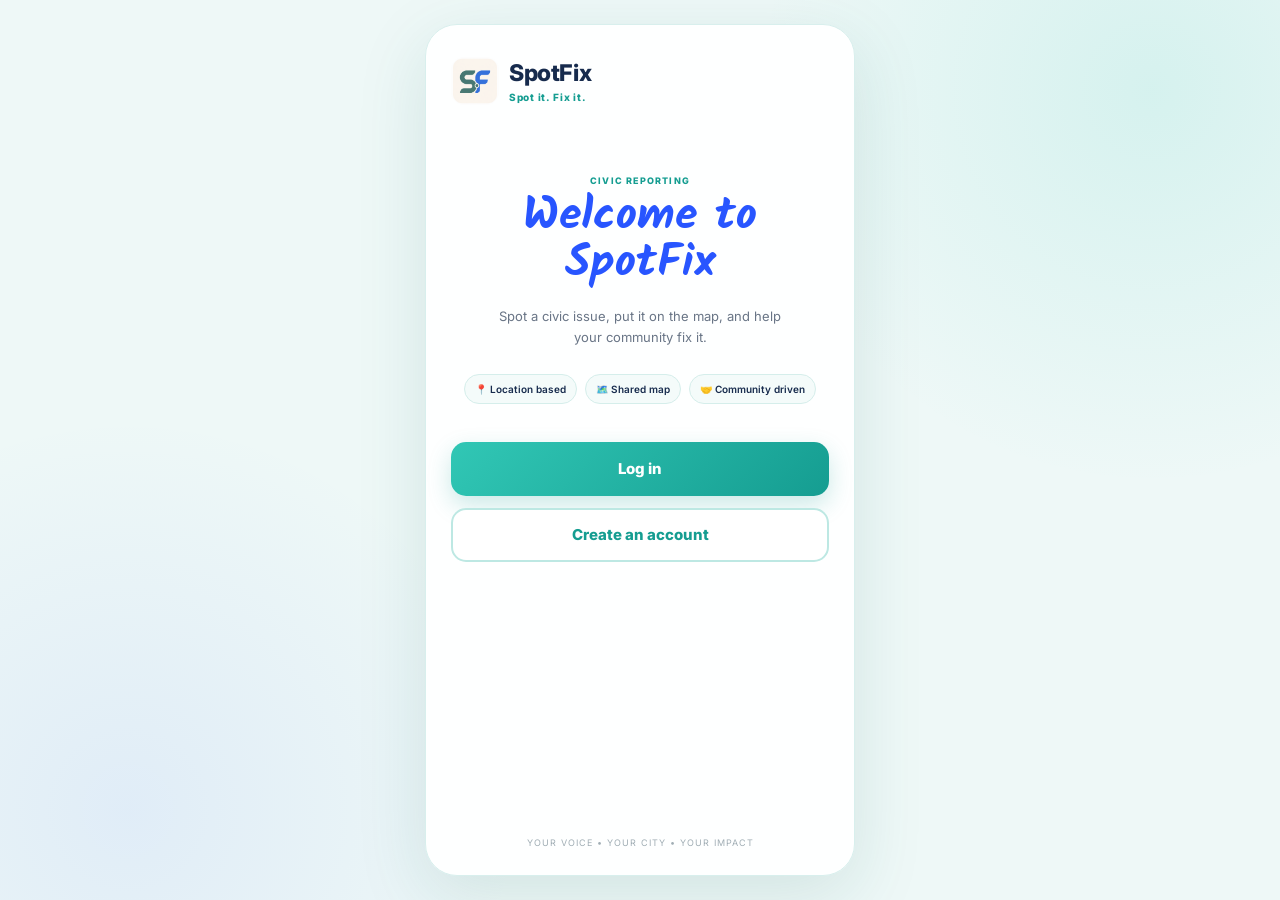
<file: index.html>
<!DOCTYPE html>
<html lang="en">
<head>
    <meta charset="UTF-8">
    <meta name="viewport" content="width=device-width, initial-scale=1.0">
    <title>SpotFix — Spot it. Fix it.</title>

    <link rel="preconnect" href="https://fonts.googleapis.com">
    <link rel="preconnect" href="https://fonts.gstatic.com" crossorigin>
    <link href="https://fonts.googleapis.com/css2?family=Inter:wght@400;500;600;700;800&family=Kalam:wght@400;700&display=swap" rel="stylesheet">

    <link rel="stylesheet" href="auth.css">
</head>

<body>
    <main class="auth-app">

        <header class="brand">
            <img src="spotfix-logo.png" alt="SpotFix logo" class="brand-logo">
            <div>
                <div class="brand-name">SpotFix</div>
                <div class="brand-tagline">Spot it. Fix it.</div>
            </div>
        </header>

        <section class="welcome-section">
            <p class="small-label">CIVIC REPORTING</p>
            <h1>Welcome to<br><span>SpotFix</span></h1>
            <p class="welcome-copy">
                Spot a civic issue, put it on the map, and help your community fix it.
            </p>

            <div class="welcome-features">
                <div>📍 Location based</div>
                <div>🗺️ Shared map</div>
                <div>🤝 Community driven</div>
            </div>

            <div class="auth-buttons">
                <a href="login.html" class="primary-btn">Log in</a>
                <a href="signup.html" class="secondary-btn">Create an account</a>
            </div>
        </section>

        <p class="welcome-footer">YOUR VOICE • YOUR CITY • YOUR IMPACT</p>
    </main>
</body>
</html>
</file>
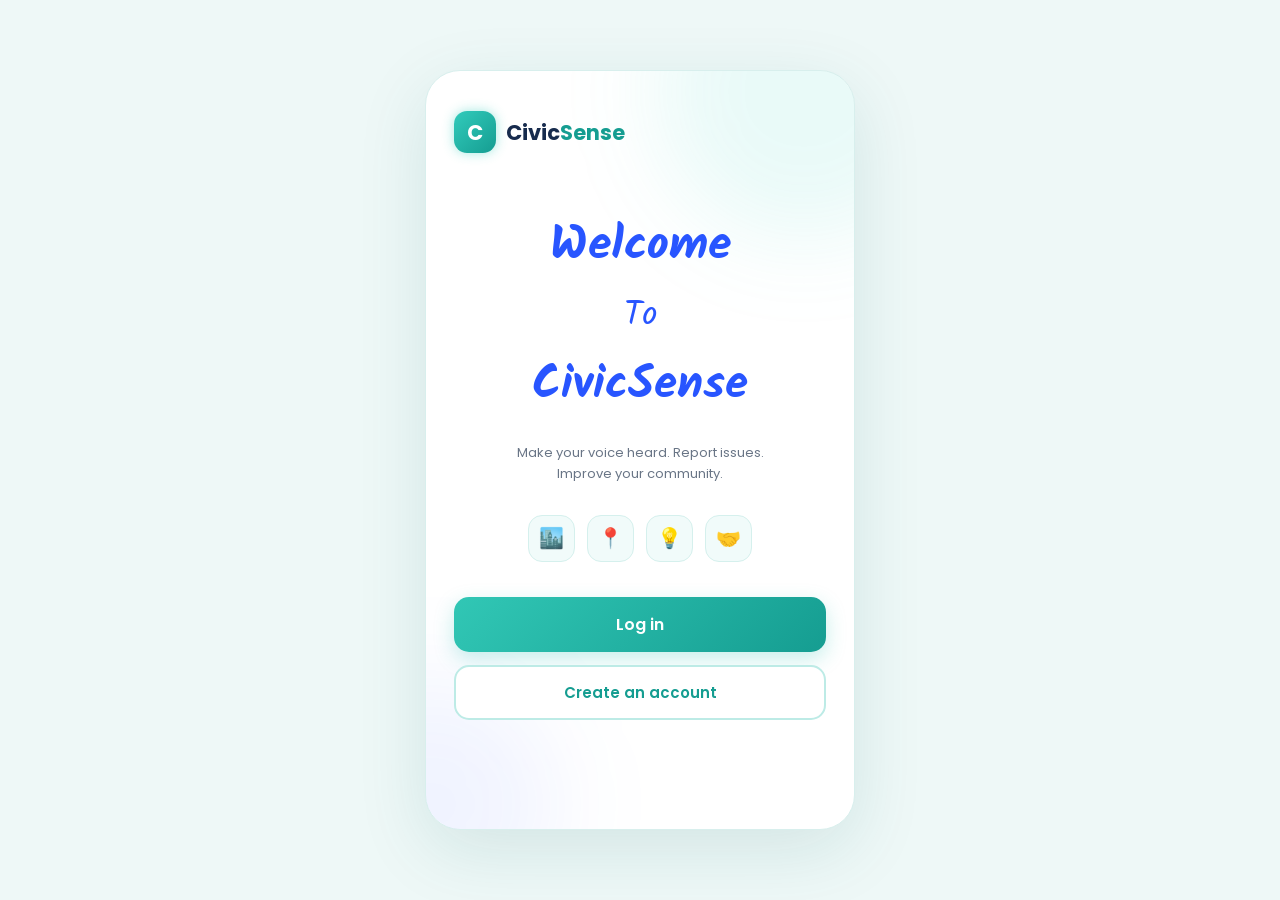
<file: DOCTYPE.html>
<!DOCTYPE html>
<html lang="en">

<head>
    <meta charset="UTF-8">

    <meta name="viewport"
          content="width=device-width, initial-scale=1.0">

    <title>CivicSense</title>

    <!-- Fonts -->
    <link rel="preconnect" href="https://fonts.googleapis.com">
    <link rel="preconnect" href="https://fonts.gstatic.com" crossorigin>

    <link href="https://fonts.googleapis.com/css2?family=Kalam:wght@400;700&family=Poppins:wght@400;500;600;700&display=swap"
          rel="stylesheet">


    <style>

        * {
            margin: 0;
            padding: 0;
            box-sizing: border-box;
        }


        body {
            min-height: 100vh;

            background: #ffffff;

            font-family: "Poppins", sans-serif;

            display: flex;
            justify-content: center;
            align-items: center;

            overflow-x: hidden;
        }


        /* ==============================
           APP
        ============================== */

        .app {
            width: 100%;
            max-width: 430px;
            min-height: 100vh;

            background: white;

            position: relative;

            padding: 40px 28px 30px;

            overflow: hidden;

            display: flex;
            flex-direction: column;
        }


        /* ==============================
           BACKGROUND GLOW
        ============================== */

        .glow {
            position: absolute;

            width: 300px;
            height: 300px;

            border-radius: 50%;

            background: rgba(45, 205, 187, 0.10);

            filter: blur(45px);

            top: -130px;
            right: -100px;

            pointer-events: none;
        }


        .glow2 {
            position: absolute;

            width: 250px;
            height: 250px;

            border-radius: 50%;

            background: rgba(43, 85, 255, 0.07);

            filter: blur(50px);

            bottom: -100px;
            left: -120px;

            pointer-events: none;
        }


        /* ==============================
           BRAND
        ============================== */

        .brand {
            position: relative;

            z-index: 2;

            display: flex;
            align-items: center;

            gap: 10px;

            margin-bottom: 35px;
        }


        .brand-icon {
            width: 42px;
            height: 42px;

            border-radius: 13px;

            background: linear-gradient(
                135deg,
                #32cbbb,
                #159d91
            );

            color: white;

            display: flex;
            justify-content: center;
            align-items: center;

            font-size: 21px;
            font-weight: 700;

            box-shadow:
                0 0 12px rgba(50, 203, 187, 0.45);
        }


        .brand-name {
            font-size: 21px;

            font-weight: 700;

            color: #172b4d;
        }


        .brand-name span {
            color: #159d91;
        }


        /* ==============================
           SCREENS
        ============================== */

        .screen {
            position: relative;

            z-index: 2;

            width: 100%;

            animation: fadeIn 0.35s ease;
        }


        @keyframes fadeIn {

            from {
                opacity: 0;
                transform: translateY(10px);
            }

            to {
                opacity: 1;
                transform: translateY(0);
            }

        }


        /* ==============================
           WELCOME
        ============================== */

        .welcome-section {
            text-align: center;

            margin-top: 20px;
        }


        .welcome {
            font-family: "Kalam", cursive;

            font-size: 48px;

            font-weight: 700;

            color: #2855ff;
        }


        .to {
            font-family: "Kalam", cursive;

            font-size: 34px;

            color: #2855ff;

            margin: 5px 0;
        }


        .civic {
            font-family: "Kalam", cursive;

            font-size: 47px;

            font-weight: 700;

            color: #2855ff;
        }


        .description {
            color: #697586;

            font-size: 13px;

            line-height: 1.6;

            margin: 20px auto 30px;

            max-width: 300px;
        }


        /* ==============================
           CIVIC ICONS
        ============================== */

        .civic-icons {
            display: flex;

            justify-content: center;

            gap: 12px;

            margin-bottom: 35px;
        }


        .icon {
            width: 47px;
            height: 47px;

            border-radius: 14px;

            background: #f1fbfa;

            border: 1px solid #d5f0ed;

            display: flex;
            justify-content: center;
            align-items: center;

            font-size: 20px;

            transition: 0.25s ease;
        }


        .icon:hover {
            transform: translateY(-5px);

            box-shadow:
                0 7px 18px rgba(35, 190, 174, 0.15);
        }


        /* ==============================
           BUTTONS
        ============================== */

        .buttons {
            display: flex;

            flex-direction: column;

            gap: 13px;
        }


        button {
            font-family: "Poppins", sans-serif;

            cursor: pointer;
        }


        .primary-btn {
            width: 100%;

            height: 55px;

            border: none;

            border-radius: 15px;

            background: linear-gradient(
                135deg,
                #31c7b5,
                #159d91
            );

            color: white;

            font-size: 16px;

            font-weight: 600;

            box-shadow:
                0 7px 20px rgba(31, 190, 174, 0.25);

            transition: 0.25s ease;
        }


        .primary-btn:hover {
            transform: translateY(-2px);

            box-shadow:
                0 10px 25px rgba(31, 190, 174, 0.35);
        }


        .secondary-btn {
            width: 100%;

            height: 55px;

            background: white;

            color: #159d91;

            border: 2px solid #bdebe6;

            border-radius: 15px;

            font-size: 15px;

            font-weight: 600;

            transition: 0.25s ease;
        }


        .secondary-btn:hover {
            background: #f3fcfb;

            border-color: #31c7b5;
        }


        /* ==============================
           AUTH HEADER
        ============================== */

        .auth-header {
            text-align: center;

            margin: 15px 0 30px;
        }


        .auth-title {
            font-family: "Kalam", cursive;

            color: #2855ff;

            font-size: 42px;

            font-weight: 700;
        }


        .auth-subtitle {
            color: #7b8794;

            font-size: 13px;

            margin-top: 5px;
        }


        /* ==============================
           FORM
        ============================== */

        .form {
            display: flex;

            flex-direction: column;

            gap: 16px;
        }


        .input-group {
            display: flex;

            flex-direction: column;

            gap: 7px;
        }


        .input-group label {
            font-size: 12px;

            color: #465467;

            font-weight: 600;
        }


        .input-box {
            position: relative;
        }


        .input-box input {
            width: 100%;

            height: 52px;

            border: 1.5px solid #d7e2e5;

            border-radius: 13px;

            padding: 0 15px;

            font-family: "Poppins", sans-serif;

            font-size: 14px;

            color: #172b4d;

            outline: none;

            transition: 0.25s ease;

            background: #ffffff;
        }


        .input-box input:focus {
            border-color: #31c7b5;

            box-shadow:
                0 0 0 4px rgba(49, 199, 181, 0.10);
        }


        .input-box input::placeholder {
            color: #a0aab5;
        }


        /* ==============================
           SHOW PASSWORD
        ============================== */

        .show-password {
            position: absolute;

            right: 14px;

            top: 50%;

            transform: translateY(-50%);

            border: none;

            background: transparent;

            color: #159d91;

            font-size: 12px;

            font-weight: 600;
        }


        /* ==============================
           FORM OPTIONS
        ============================== */

        .form-options {
            display: flex;

            justify-content: space-between;

            align-items: center;

            font-size: 11px;

            color: #697586;
        }


        .remember {
            display: flex;

            align-items: center;

            gap: 6px;
        }


        .remember input {
            accent-color: #159d91;
        }


        .forgot {
            color: #159d91;

            font-weight: 600;

            cursor: pointer;
        }


        /* ==============================
           SWITCH LOGIN / SIGNUP
        ============================== */

        .switch-auth {
            text-align: center;

            margin-top: 22px;

            color: #7b8794;

            font-size: 12px;
        }


        .switch-auth button {
            border: none;

            background: transparent;

            color: #159d91;

            font-weight: 700;

            margin-left: 3px;

            font-size: 12px;
        }


        /* ==============================
           MESSAGES
        ============================== */

        .message {
            min-height: 18px;

            font-size: 11px;

            text-align: center;

            margin-top: 5px;

            color: #e05252;
        }


        .message.success {
            color: #159d91;
        }


        /* ==============================
           HOME SCREEN
        ============================== */

        .home {
            padding-top: 10px;
        }


        .home-card {
            background: linear-gradient(
                135deg,
                #eafbf8,
                #f4f7ff
            );

            border: 1px solid #d8efed;

            border-radius: 22px;

            padding: 25px 20px;

            margin-top: 20px;
        }


        .home-card h2 {
            color: #172b4d;

            font-size: 22px;
        }


        .home-card h2 span {
            color: #159d91;
        }


        .home-card p {
            color: #697586;

            font-size: 13px;

            line-height: 1.6;

            margin-top: 8px;
        }


        .home-actions {
            display: grid;

            grid-template-columns: 1fr 1fr;

            gap: 12px;

            margin-top: 22px;
        }


        .home-action {
            padding: 18px 10px;

            border-radius: 16px;

            border: 1px solid #dce9eb;

            background: white;

            text-align: center;

            cursor: pointer;

            transition: 0.2s;
        }


        .home-action:hover {
            transform: translateY(-3px);

            border-color: #31c7b5;

            box-shadow:
                0 6px 18px rgba(30, 170, 155, 0.12);
        }


        .home-action .emoji {
            font-size: 25px;

            margin-bottom: 7px;
        }


        .home-action span {
            display: block;

            font-size: 12px;

            font-weight: 600;

            color: #465467;
        }


        .logout {
            margin-top: 25px;

            width: 100%;

            height: 48px;

            border-radius: 13px;

            border: 1px solid #ffd4d4;

            background: #fff7f7;

            color: #d95353;

            font-weight: 600;
        }


        /* ==============================
           FOOTER
        ============================== */

        .footer {
            margin-top: auto;

            text-align: center;

            padding-top: 25px;

            color: #a0aab5;

            font-size: 10px;

            letter-spacing: 1px;
        }


        /* ==============================
           DESKTOP PHONE PREVIEW
        ============================== */

        @media (min-width: 600px) {

            body {
                background: #eef8f7;
            }


            .app {
                min-height: 760px;

                border-radius: 35px;

                box-shadow:
                    0 20px 70px rgba(20, 100, 95, 0.12);

                border: 1px solid #d8efed;
            }

        }


        /* ==============================
           SMALL PHONES
        ============================== */

        @media (max-height: 700px) {

            .app {
                padding-top: 25px;
            }


            .brand {
                margin-bottom: 20px;
            }


            .welcome {
                font-size: 42px;
            }


            .civic {
                font-size: 41px;
            }


            .description {
                margin-bottom: 20px;
            }


            .civic-icons {
                margin-bottom: 25px;
            }

        }

    </style>

</head>


<body>


    <main class="app">

        <div class="glow"></div>

        <div class="glow2"></div>


        <!-- ==========================
             BRAND
        =========================== -->

        <div class="brand">

            <div class="brand-icon">
                C
            </div>

            <div class="brand-name">
                Civic<span>Sense</span>
            </div>

        </div>


        <!-- ==========================
             WELCOME SCREEN
        =========================== -->

        <section id="welcomeScreen" class="screen">

            <div class="welcome-section">

                <div class="welcome">
                    Welcome
                </div>

                <div class="to">
                    To
                </div>

                <div class="civic">
                    CivicSense
                </div>


                <p class="description">

                    Make your voice heard.
                    Report issues.
                    Improve your community.

                </p>


                <div class="civic-icons">

                    <div class="icon">🏙️</div>

                    <div class="icon">📍</div>

                    <div class="icon">💡</div>

                    <div class="icon">🤝</div>

                </div>


                <div class="buttons">

                    <button
                        class="primary-btn"
                        id="loginOpen">

                        Log in

                    </button>


                    <button
                        class="secondary-btn"
                        id="signupOpen">

                        Create an account

                    </button>

                </div>

            </div>

        </section>


        <!-- ==========================
             LOGIN SCREEN
        =========================== -->

        <section
            id="loginScreen"
            class="screen"
            style="display:none;">

            <div class="auth-header">

                <div class="auth-title">
                    Welcome Back
                </div>

                <div class="auth-subtitle">
                    Sign in to continue to CivicSense
                </div>

            </div>


            <form
                class="form"
                id="loginForm">


                <div class="input-group">

                    <label for="loginEmail">
                        Email address
                    </label>

                    <div class="input-box">

                        <input
                            type="email"
                            id="loginEmail"
                            placeholder="you@example.com"
                            required>

                    </div>

                </div>


                <div class="input-group">

                    <label for="loginPassword">
                        Password
                    </label>

                    <div class="input-box">

                        <input
                            type="password"
                            id="loginPassword"
                            placeholder="Enter your password"
                            required>

                        <button
                            type="button"
                            class="show-password"
                            data-target="loginPassword">

                            Show

                        </button>

                    </div>

                </div>


                <div class="form-options">

                    <label class="remember">

                        <input
                            type="checkbox"
                            id="remember">

                        Remember me

                    </label>


                    <span
                        class="forgot"
                        id="forgotPassword">

                        Forgot password?

                    </span>

                </div>


                <div
                    class="message"
                    id="loginMessage">
                </div>


                <button
                    type="submit"
                    class="primary-btn">

                    Log in

                </button>


            </form>


            <div class="switch-auth">

                Don't have an account?

                <button
                    type="button"
                    id="goSignup">

                    Sign up

                </button>

            </div>

        </section>


        <!-- ==========================
             SIGN UP SCREEN
        =========================== -->

        <section
            id="signupScreen"
            class="screen"
            style="display:none;">

            <div class="auth-header">

                <div class="auth-title">
                    Join CivicSense
                </div>

                <div class="auth-subtitle">
                    Create your account and make a difference
                </div>

            </div>


            <form
                class="form"
                id="signupForm">


                <div class="input-group">

                    <label for="signupName">
                        Full name
                    </label>

                    <div class="input-box">

                        <input
                            type="text"
                            id="signupName"
                            placeholder="Your name"
                            required>

                    </div>

                </div>


                <div class="input-group">

                    <label for="signupEmail">
                        Email address
                    </label>

                    <div class="input-box">

                        <input
                            type="email"
                            id="signupEmail"
                            placeholder="you@example.com"
                            required>

                    </div>

                </div>


                <div class="input-group">

                    <label for="signupPassword">
                        Password
                    </label>

                    <div class="input-box">

                        <input
                            type="password"
id="signupPassword"
placeholder="Create a
password"
minlength="6" required>
<button
type="button"
class="show-password"
data-target="signupPassword">
Show
</button>
</div>
</div>
<div class="input-group">
<label for="confirmPassword"> Confirm password
</label>
<div class-"input-box">
<input
type="password"
id="confirmPassword"
placeholder="Confirm
your password"
minlength="6" required>
<button
type="button"
class="show-password"
Mix Mixesar
data-target="confirmPassword">
11
Show
</button>
</div>
</div>
<div
class="message"
id="signupMessage"> </div>
<button
type="submit"
class="primary-btn">
Create Account
</button>
</form>
<div class="switch-auth">
Already have an account?
<button type="button"
id="goLogin">
Log in
</button>
</div>
<!-- ==========================
             HOME SCREEN
        =========================== -->

        <section
            id="homeScreen"
            class="screen home"
            style="display:none;">


            <div class="home-card">

                <h2>
                    Hello, <span id="userName"></span> 👋
                </h2>


                <p>

                    Welcome to CivicSense.

                    Together, we can make
                    our community better.

                </p>


                <div class="home-actions">


                    <div
                        class="home-action"
                        id="reportIssue">

                        <div class="emoji">
                            📍
                        </div>

                        <span>
                            Report an Issue
                        </span>

                    </div>


                    <div
                        class="home-action"
                        id="exploreIssues">

                        <div class="emoji">
                            🗺️
                        </div>

                        <span>
                            Explore Issues
                        </span>

                    </div>


                    <div
                        class="home-action"
                        id="myReports">

                        <div class="emoji">
                            📊
                        </div>

                        <span>
                            My Reports
                        </span>

                    </div>


                    <div
                        class="home-action"
                        id="community">

                        <div class="emoji">
                            🏆
                        </div>

                        <span>
                            Community
                        </span>

                    </div>

                </div>


                <button
                    class="logout"
                    id="logoutBtn">

                    Log out

                </button>

            </div>

        </section>


        <!-- FOOTER -->

        <div class="footer">

            YOUR VOICE • YOUR CITY • YOUR IMPACT

        </div>


    </main>


    <!-- =====================================
         JAVASCRIPT
    ====================================== -->

    <script>


        /* =====================================
           SCREEN ELEMENTS
        ====================================== */

        const welcomeScreen =
            document.getElementById("welcomeScreen");

        const loginScreen =
            document.getElementById("loginScreen");

        const signupScreen =
            document.getElementById("signupScreen");

        const homeScreen =
            document.getElementById("homeScreen");


        /* =====================================
           SCREEN SWITCHER
        ====================================== */

        function showScreen(screen) {

            welcomeScreen.style.display = "none";

            loginScreen.style.display = "none";

            signupScreen.style.display = "none";

            homeScreen.style.display = "none";


            screen.style.display = "block";


            window.scrollTo({
                top: 0,
                behavior: "smooth"
            });

        }


        /* =====================================
           OPEN LOGIN
        ====================================== */

        document
            .getElementById("loginOpen")
            .addEventListener("click", function() {

                clearMessages();

                showScreen(loginScreen);

            });


        /* =====================================
           OPEN SIGN UP
        ====================================== */

        document
            .getElementById("signupOpen")
            .addEventListener("click", function() {

                clearMessages();

                showScreen(signupScreen);

            });


        /* =====================================
           LOGIN → SIGNUP
        ====================================== */

        document
            .getElementById("goSignup")
            .addEventListener("click", function() {

                clearMessages();

                showScreen(signupScreen);

            });


        /* =====================================
           SIGNUP → LOGIN
        ====================================== */

        document
            .getElementById("goLogin")
            .addEventListener("click", function() {

                clearMessages();

                showScreen(loginScreen);

            });


        /* =====================================
           GET ACCOUNTS
        ====================================== */

        function getAccounts() {

            try {

                return JSON.parse(
                    localStorage.getItem(
                        "civicSenseAccounts"
                    )
                ) || [];

            } catch (error) {

                return [];

            }

        }


        /* =====================================
           SAVE ACCOUNTS
        ====================================== */

        function saveAccounts(accounts) {

            localStorage.setItem(
                "civicSenseAccounts",
                JSON.stringify(accounts)
            );

        }


        /* =====================================
           CREATE ACCOUNT
        ====================================== */

        document
            .getElementById("signupForm")
            .addEventListener(
                "submit",
                function(event) {

                    event.preventDefault();


                    const name =
                        document
                            .getElementById(
                                "signupName"
                            )
                            .value
                            .trim();


                    const email =
                        document
                            .getElementById(
                                "signupEmail"
                            )
                            .value
                            .trim()
                            .toLowerCase();


                    const password =
                        document
                            .getElementById(
                                "signupPassword"
                            )
                            .value;


                    const confirmPassword =
                        document
                            .getElementById(
                                "confirmPassword"
                            )
                            .value;


                    const message =
                        document.getElementById(
                            "signupMessage"
                        );


                    /* Validate name */

                    if (name.length < 2) {

                        showMessage(
                            message,
                            "Please enter your full name."
                        );

                        return;

                    }


                    /* Validate password */

                    if (password.length < 6) {

                        showMessage(
                            message,
                            "Password must contain at least 6 characters."
                        );

                        return;

                    }


                    /* Confirm password */

                    if (
                        password !==
                        confirmPassword
                    ) {

                        showMessage(
                            message,
                            "Passwords do not match."
                        );

                        return;

                    }


                    /* Get accounts */

                    const accounts =
                        getAccounts();


                    /* Check existing account */

                    const existing =
                        accounts.find(
                            account =>
                                account.email === email
                        );


                    if (existing) {

                        showMessage(
                            message,
                            "An account with this email already exists."
                        );

                        return;

                    }


                    /* Create account */

                    const newAccount = {

                        name: name,

                        email: email,

                        password: password

                    };


                    accounts.push(newAccount);


                    saveAccounts(accounts);


                    /* Success */

                    showMessage(
                        message,
                        "Account created successfully!",
                        true
                    );


                    /* Move to login */

                    setTimeout(
                        function() {

                            document
                                .getElementById(
                                    "loginEmail"
                                )
                                .value = email;


                            document
                                .getElementById(
                                    "loginPassword"
                                )
                                .value = "";


                            showScreen(
                                loginScreen
                            );

                        },
                        1000
                    );

                }
            );


        /* =====================================
           LOGIN
        ====================================== */

        document
            .getElementById("loginForm")
            .addEventListener(
                "submit",
                function(event) {

                    event.preventDefault();


                    const email =
                        document
                            .getElementById(
                                "loginEmail"
                            )
                            .value
                            .trim()
                            .toLowerCase();


                    const password =
                        document
                            .getElementById(
                                "loginPassword"
                            )
                            .value;


                    const message =
                        document.getElementById(
                            "loginMessage"
                        );


                    const accounts =
                        getAccounts();


                    /* Find account */

                    const account =
                        accounts.find(
                            user =>
                                user.email === email &&
                                user.password === password
                        );


                    /* Wrong credentials */

                    if (!account) {

                        showMessage(
                            message,
                            "Incorrect email or password."
                        );

                        return;

                    }


                    /* Successful login */

                    document
                        .getElementById(
                            "userName"
                        )
                        .textContent =
                            account.name;


                    showScreen(
                        homeScreen
                    );

                }
            );


        /* =====================================
           SHOW / HIDE PASSWORD
        ====================================== */

        document
            .querySelectorAll(
                ".show-password"
            )
            .forEach(
                function(button) {

                    button.addEventListener(
                        "click",
                        function() {

                            const target =
                                document.getElementById(
                                    button.dataset.target
                                );


                            if (
                                target.type ===
                                "password"
                            ) {

                                target.type =
                                    "text";

                                button.textContent =
                                    "Hide";

                            }

                            else {

                                target.type =
                                    "password";

                                button.textContent =
                                    "Show";

                            }

                        }
                    );

                }
            );


        /* =====================================
           FORGOT PASSWORD
        ====================================== */

        document
            .getElementById(
                "forgotPassword"
            )
            .addEventListener(
                "click",
                function() {

                    alert(
                        "Password recovery will be connected to the CivicSense backend."
                    );

                }
            );


        /* =====================================
           LOGOUT
        ====================================== */

        document
            .getElementById(
                "logoutBtn"
            )
            .addEventListener(
                "click",
                function() {

                    document
                        .getElementById(
                            "loginPassword"
                        )
                        .value = "";


                    showScreen(
                        welcomeScreen
                    );

                }
            );


        /* =====================================
           HOME ACTIONS
        ====================================== */

        document
            .getElementById(
                "reportIssue"
            )
            .addEventListener(
                "click",
                function() {

                    alert(
                        "Report Issue screen coming next!"
                    );

                }
            );


        document
            .getElementById(
                "exploreIssues"
            )
            .addEventListener(
                "click",
                function() {

                    alert(
                        "Explore Issues screen coming next!"
                    );

                }
            );


        document
            .getElementById(
                "myReports"
            )
            .addEventListener(
                "click",
                function() {

                    alert(
                        "My Reports screen coming next!"
                    );

                }
            );


        document
            .getElementById(
                "community"
            )
            .addEventListener(
                "click",
                function() {

                    alert(
                        "Community screen coming next!"
                    );

                }
            );


        /* =====================================
           MESSAGE FUNCTION
        ====================================== */

        function showMessage(
            element,
            text,
            success = false
        ) {

            element.textContent = text;


            element.className =
                success
                    ? "message success"
                    : "message";

        }


        /* =====================================
           CLEAR MESSAGES
        ====================================== */

        function clearMessages() {

            document
                .getElementById(
                    "loginMessage"
                )
                .textContent = "";


            document
                .getElementById(
                    "signupMessage"
                )
                .textContent = "";

        }

    </script>

</body>

</html>
</file>
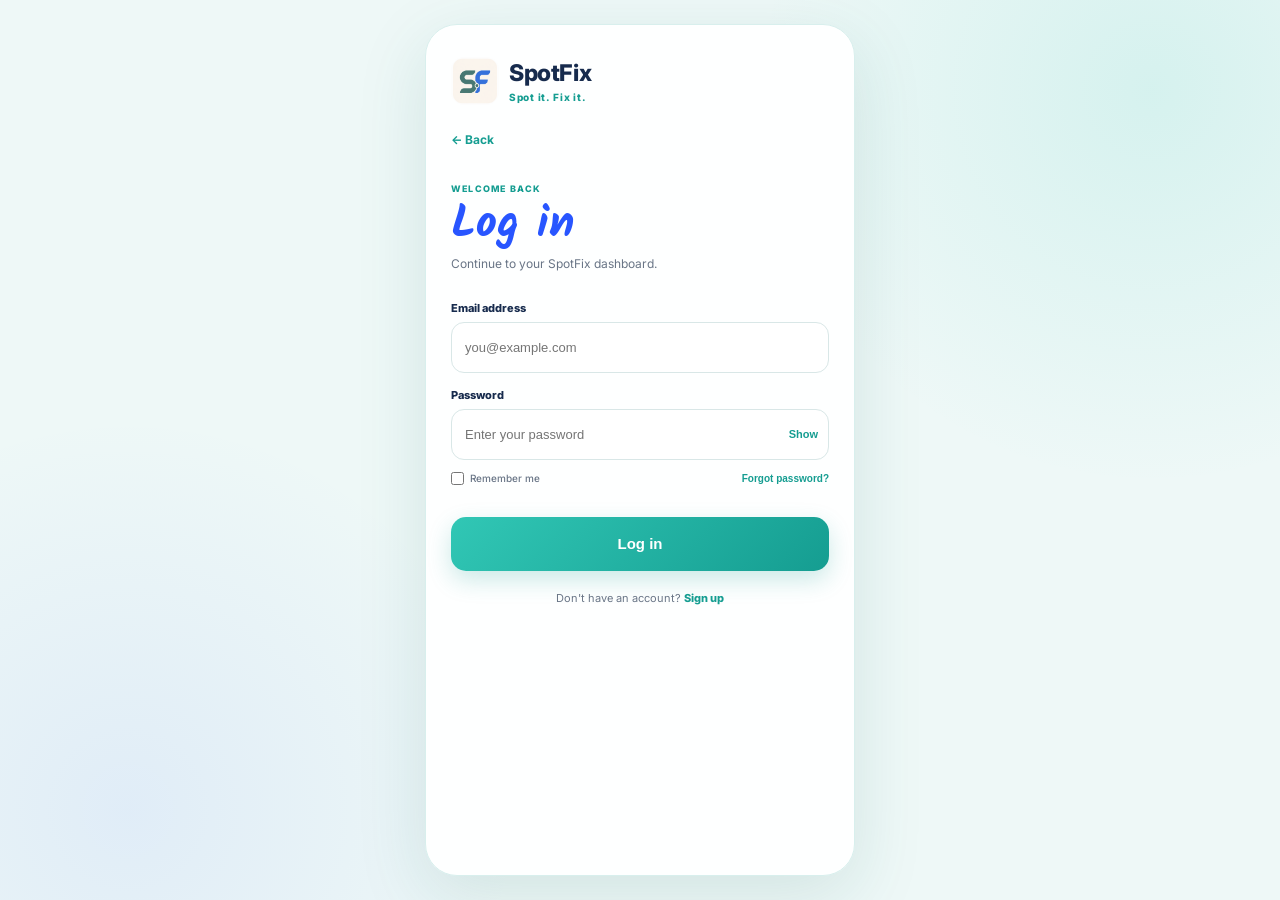
<file: login.html>
<!DOCTYPE html>
<html lang="en">
<head>
    <meta charset="UTF-8">
    <meta name="viewport" content="width=device-width, initial-scale=1.0">
    <title>Log in — SpotFix</title>

    <link rel="preconnect" href="https://fonts.googleapis.com">
    <link rel="preconnect" href="https://fonts.gstatic.com" crossorigin>
    <link href="https://fonts.googleapis.com/css2?family=Inter:wght@400;500;600;700;800&family=Kalam:wght@400;700&display=swap" rel="stylesheet">

    <link rel="stylesheet" href="auth.css">
</head>

<body>
    <main class="auth-app auth-form-app">

        <header class="brand">
            <img src="spotfix-logo.png" alt="SpotFix logo" class="brand-logo">
            <div>
                <div class="brand-name">SpotFix</div>
                <div class="brand-tagline">Spot it. Fix it.</div>
            </div>
        </header>

        <a href="index.html" class="back-link">← Back</a>

        <section class="form-section">
            <p class="small-label">WELCOME BACK</p>
            <h1>Log in</h1>
            <p class="form-subtitle">Continue to your SpotFix dashboard.</p>

            <form id="loginForm">

                <label for="email">Email address</label>
                <input
                    type="email"
                    id="email"
                    placeholder="you@example.com"
                    autocomplete="email"
                    required
                >

                <label for="password">Password</label>
                <div class="password-field">
                    <input
                        type="password"
                        id="password"
                        placeholder="Enter your password"
                        autocomplete="current-password"
                        required
                    >
                    <button type="button" class="show-password" data-target="password">Show</button>
                </div>

                <div class="form-options">
                    <label class="remember-row">
                        <input type="checkbox" id="remember">
                        <span>Remember me</span>
                    </label>

                    <button type="button" id="forgotPassword" class="text-button">
                        Forgot password?
                    </button>
                </div>

                <p id="message" class="form-message" aria-live="polite"></p>

                <button type="submit" class="primary-btn form-button">
                    Log in
                </button>
            </form>

            <p class="switch-text">
                Don't have an account?
                <a href="signup.html">Sign up</a>
            </p>
        </section>
    </main>

    <script src="auth.js"></script>
</body>
</html>
</file>
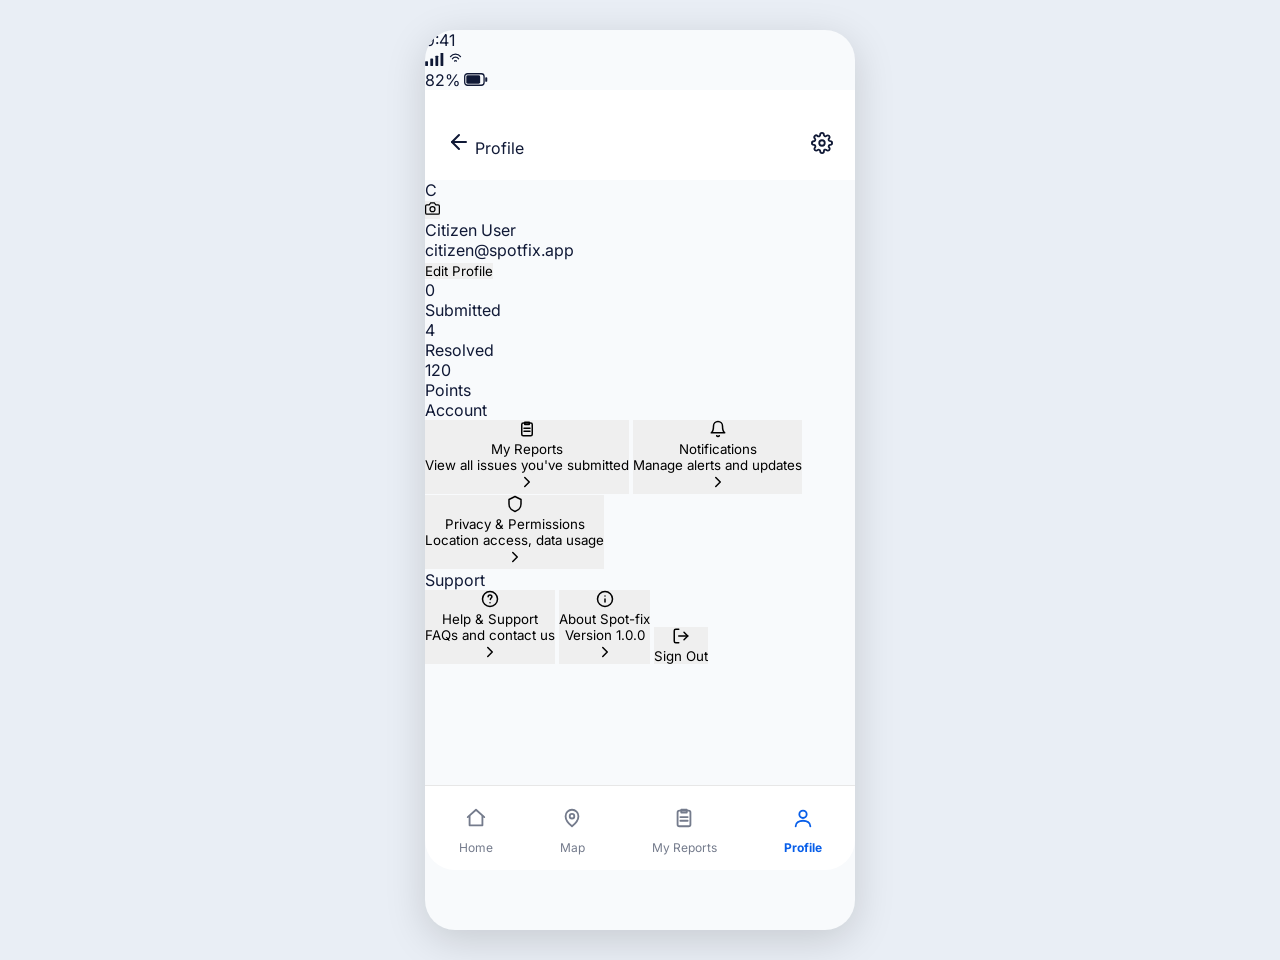
<file: profile.html>
<!DOCTYPE html>
<html lang="en">
<head>
    <meta charset="UTF-8">
    <meta name="viewport" content="width=device-width, initial-scale=1.0">

    <title>Profile · Spot-fix</title>

    <link
        href="https://fonts.googleapis.com/css2?family=Inter:wght@400;500;600;700;800&display=swap"
        rel="stylesheet"
    />

    <link rel="stylesheet" href="style.css">
</head>

<body>

<div class="app">

    <!-- PHONE STATUS BAR -->
    <div class="status-bar">

        <span class="status-time" id="statusTime">9:41</span>

        <div class="status-icons">

            <svg viewBox="0 0 20 14" width="19" height="13" fill="currentColor"><rect x="0" y="9" width="3" height="5" rx="0.5"/><rect x="5.5" y="6" width="3" height="8" rx="0.5"/><rect x="11" y="3" width="3" height="11" rx="0.5"/><rect x="16.5" y="0" width="3" height="14" rx="0.5"/></svg>

            <svg viewBox="0 0 24 24" width="15" height="15" fill="none" stroke="currentColor" stroke-width="2" stroke-linecap="round" stroke-linejoin="round"><path d="M4 9a10 10 0 0 1 16 0"/><path d="M7 12.5a6 6 0 0 1 10 0"/><path d="M10.5 16a2 2 0 0 1 3 0"/></svg>

            <div class="status-battery">
                <span>82%</span>
                <svg viewBox="0 0 26 14" width="24" height="13" fill="none"><rect x="0.75" y="0.75" width="21" height="12.5" rx="3" stroke="currentColor" stroke-width="1.4"/><rect x="2.5" y="2.5" width="15" height="9" rx="1.6" fill="currentColor"/><rect x="23" y="4.5" width="2.2" height="5" rx="1" fill="currentColor"/></svg>
            </div>

        </div>

    </div>

    <!-- HEADER -->
    <header class="header">

        <div class="header-left">

            <button class="icon-button back-button" onclick="location.href='index.html'" aria-label="Back to home">
                <svg viewBox="0 0 24 24" width="24" height="24" fill="none" stroke="currentColor" stroke-width="2" stroke-linecap="round" stroke-linejoin="round"><line x1="19" y1="12" x2="5" y2="12"/><polyline points="12 19 5 12 12 5"/></svg>
            </button>

            <span class="page-title">Profile</span>

        </div>

        <button class="icon-button" onclick="profileAction('Settings')" aria-label="Settings">
            <svg viewBox="0 0 24 24" width="22" height="22" fill="none" stroke="currentColor" stroke-width="2" stroke-linecap="round" stroke-linejoin="round"><circle cx="12" cy="12" r="3"/><path d="M19.4 15a1.65 1.65 0 0 0 .33 1.82l.06.06a2 2 0 1 1-2.83 2.83l-.06-.06a1.65 1.65 0 0 0-1.82-.33 1.65 1.65 0 0 0-1 1.51V21a2 2 0 0 1-4 0v-.09A1.65 1.65 0 0 0 9 19.4a1.65 1.65 0 0 0-1.82.33l-.06.06a2 2 0 1 1-2.83-2.83l.06-.06a1.65 1.65 0 0 0 .33-1.82 1.65 1.65 0 0 0-1.51-1H3a2 2 0 0 1 0-4h.09A1.65 1.65 0 0 0 4.6 9a1.65 1.65 0 0 0-.33-1.82l-.06-.06a2 2 0 1 1 2.83-2.83l.06.06a1.65 1.65 0 0 0 1.82.33H9a1.65 1.65 0 0 0 1-1.51V3a2 2 0 0 1 4 0v.09a1.65 1.65 0 0 0 1 1.51 1.65 1.65 0 0 0 1.82-.33l.06-.06a2 2 0 1 1 2.83 2.83l-.06.06a1.65 1.65 0 0 0-.33 1.82V9a1.65 1.65 0 0 0 1.51 1H21a2 2 0 0 1 0 4h-.09a1.65 1.65 0 0 0-1.51 1z"/></svg>
        </button>

    </header>


    <!-- PROFILE CARD -->
    <div class="profile-card">

        <div class="avatar-wrap">

            <div class="avatar" id="avatarPreview">
                <span id="avatarInitials">C</span>
            </div>

            <button class="avatar-edit" onclick="document.getElementById('avatarInput').click()" aria-label="Change photo">
                <svg viewBox="0 0 24 24" width="15" height="15" fill="none" stroke="currentColor" stroke-width="2" stroke-linecap="round" stroke-linejoin="round"><path d="M23 19a2 2 0 0 1-2 2H3a2 2 0 0 1-2-2V8a2 2 0 0 1 2-2h4l2-3h6l2 3h4a2 2 0 0 1 2 2z"/><circle cx="12" cy="13" r="4"/></svg>
            </button>

            <input type="file" id="avatarInput" accept="image/*" hidden onchange="handleAvatarChange(event)">

        </div>

        <div class="profile-name">Citizen User</div>
        <div class="profile-email">citizen@spotfix.app</div>

        <button class="profile-edit-button" onclick="profileAction('Edit Profile')">
            Edit Profile
        </button>

    </div>


    <!-- STATS -->
    <div class="profile-stats">

        <div class="stat-card">
            <div class="stat-number" id="reportsCount">0</div>
            <div class="stat-label">Submitted</div>
        </div>

        <div class="stat-card">
            <div class="stat-number">4</div>
            <div class="stat-label">Resolved</div>
        </div>

        <div class="stat-card">
            <div class="stat-number">120</div>
            <div class="stat-label">Points</div>
        </div>

    </div>


    <!-- ACCOUNT OPTIONS -->
    <div class="profile-group">

        <div class="profile-group-label">Account</div>

        <button class="profile-option" onclick="location.href='reports.html'">
            <div class="profile-option-icon">
                <svg viewBox="0 0 24 24" width="18" height="18" fill="none" stroke="currentColor" stroke-width="2" stroke-linecap="round" stroke-linejoin="round"><rect x="5" y="4" width="14" height="17" rx="2"/><path d="M9 3h6v3H9z"/><line x1="8" y1="11" x2="16" y2="11"/><line x1="8" y1="15" x2="16" y2="15"/></svg>
            </div>
            <div class="profile-option-text">
                <div class="profile-option-title">My Reports</div>
                <div class="profile-option-sub">View all issues you've submitted</div>
            </div>
            <svg class="profile-option-chevron" viewBox="0 0 24 24" width="18" height="18" fill="none" stroke="currentColor" stroke-width="2" stroke-linecap="round" stroke-linejoin="round"><polyline points="9 18 15 12 9 6"/></svg>
        </button>

        <button class="profile-option" onclick="profileAction('Notifications')">
            <div class="profile-option-icon">
                <svg viewBox="0 0 24 24" width="18" height="18" fill="none" stroke="currentColor" stroke-width="2" stroke-linecap="round" stroke-linejoin="round"><path d="M18 8a6 6 0 0 0-12 0c0 7-3 9-3 9h18s-3-2-3-9"/><path d="M13.73 21a2 2 0 0 1-3.46 0"/></svg>
            </div>
            <div class="profile-option-text">
                <div class="profile-option-title">Notifications</div>
                <div class="profile-option-sub">Manage alerts and updates</div>
            </div>
            <svg class="profile-option-chevron" viewBox="0 0 24 24" width="18" height="18" fill="none" stroke="currentColor" stroke-width="2" stroke-linecap="round" stroke-linejoin="round"><polyline points="9 18 15 12 9 6"/></svg>
        </button>

        <button class="profile-option" onclick="profileAction('Privacy & Permissions')">
            <div class="profile-option-icon">
                <svg viewBox="0 0 24 24" width="18" height="18" fill="none" stroke="currentColor" stroke-width="2" stroke-linecap="round" stroke-linejoin="round"><path d="M12 2l8 4v6c0 5-3.5 8.5-8 10-4.5-1.5-8-5-8-10V6z"/></svg>
            </div>
            <div class="profile-option-text">
                <div class="profile-option-title">Privacy &amp; Permissions</div>
                <div class="profile-option-sub">Location access, data usage</div>
            </div>
            <svg class="profile-option-chevron" viewBox="0 0 24 24" width="18" height="18" fill="none" stroke="currentColor" stroke-width="2" stroke-linecap="round" stroke-linejoin="round"><polyline points="9 18 15 12 9 6"/></svg>
        </button>

    </div>


    <!-- SUPPORT OPTIONS -->
    <div class="profile-group">

        <div class="profile-group-label">Support</div>

        <button class="profile-option" onclick="profileAction('Help & Support')">
            <div class="profile-option-icon">
                <svg viewBox="0 0 24 24" width="18" height="18" fill="none" stroke="currentColor" stroke-width="2" stroke-linecap="round" stroke-linejoin="round"><circle cx="12" cy="12" r="10"/><path d="M9.5 9a2.5 2.5 0 0 1 5 0c0 1.5-2 1.8-2 3.5"/><line x1="12" y1="17" x2="12.01" y2="17"/></svg>
            </div>
            <div class="profile-option-text">
                <div class="profile-option-title">Help &amp; Support</div>
                <div class="profile-option-sub">FAQs and contact us</div>
            </div>
            <svg class="profile-option-chevron" viewBox="0 0 24 24" width="18" height="18" fill="none" stroke="currentColor" stroke-width="2" stroke-linecap="round" stroke-linejoin="round"><polyline points="9 18 15 12 9 6"/></svg>
        </button>

        <button class="profile-option" onclick="profileAction('About Spot-fix')">
            <div class="profile-option-icon">
                <svg viewBox="0 0 24 24" width="18" height="18" fill="none" stroke="currentColor" stroke-width="2" stroke-linecap="round" stroke-linejoin="round"><circle cx="12" cy="12" r="10"/><line x1="12" y1="16" x2="12" y2="12"/><line x1="12" y1="8" x2="12.01" y2="8"/></svg>
            </div>
            <div class="profile-option-text">
                <div class="profile-option-title">About Spot-fix</div>
                <div class="profile-option-sub">Version 1.0.0</div>
            </div>
            <svg class="profile-option-chevron" viewBox="0 0 24 24" width="18" height="18" fill="none" stroke="currentColor" stroke-width="2" stroke-linecap="round" stroke-linejoin="round"><polyline points="9 18 15 12 9 6"/></svg>
        </button>

        <button class="profile-option danger" onclick="signOut()">
            <div class="profile-option-icon">
                <svg viewBox="0 0 24 24" width="18" height="18" fill="none" stroke="currentColor" stroke-width="2" stroke-linecap="round" stroke-linejoin="round"><path d="M9 21H5a2 2 0 0 1-2-2V5a2 2 0 0 1 2-2h4"/><polyline points="16 17 21 12 16 7"/><line x1="21" y1="12" x2="9" y2="12"/></svg>
            </div>
            <div class="profile-option-text">
                <div class="profile-option-title">Sign Out</div>
            </div>
        </button>

    </div>


    <!-- BOTTOM NAVIGATION -->
    <nav class="bottom-nav">

        <button class="nav-item" onclick="location.href='index.html'">
            <span class="nav-icon">
                <svg viewBox="0 0 24 24" width="22" height="22" fill="none" stroke="currentColor" stroke-width="2" stroke-linecap="round" stroke-linejoin="round"><path d="M3 11l9-8 9 8"/><path d="M5 10v10h14V10"/></svg>
            </span>
            <span>Home</span>
        </button>

        <button class="nav-item" onclick="location.href='index.html#map'">
            <span class="nav-icon">
                <svg viewBox="0 0 24 24" width="22" height="22" fill="none" stroke="currentColor" stroke-width="2" stroke-linecap="round" stroke-linejoin="round"><path d="M12 21s-7-5.5-7-11a7 7 0 0 1 14 0c0 5.5-7 11-7 11z"/><circle cx="12" cy="10" r="2.5"/></svg>
            </span>
            <span>Map</span>
        </button>

        <button class="nav-item" onclick="location.href='reports.html'">
            <span class="nav-icon">
                <svg viewBox="0 0 24 24" width="22" height="22" fill="none" stroke="currentColor" stroke-width="2" stroke-linecap="round" stroke-linejoin="round"><rect x="5" y="4" width="14" height="17" rx="2"/><path d="M9 3h6v3H9z"/><line x1="8" y1="11" x2="16" y2="11"/><line x1="8" y1="15" x2="16" y2="15"/></svg>
            </span>
            <span>My Reports</span>
        </button>

        <button class="nav-item active" onclick="location.href='profile.html'">
            <span class="nav-icon">
                <svg viewBox="0 0 24 24" width="22" height="22" fill="none" stroke="currentColor" stroke-width="2" stroke-linecap="round" stroke-linejoin="round"><circle cx="12" cy="8" r="4"/><path d="M4 21c0-4 4-6 8-6s8 2 8 6"/></svg>
            </span>
            <span>Profile</span>
        </button>

    </nav>

</div>

<script src="script.js"></script>

</body>
</html>
</file>
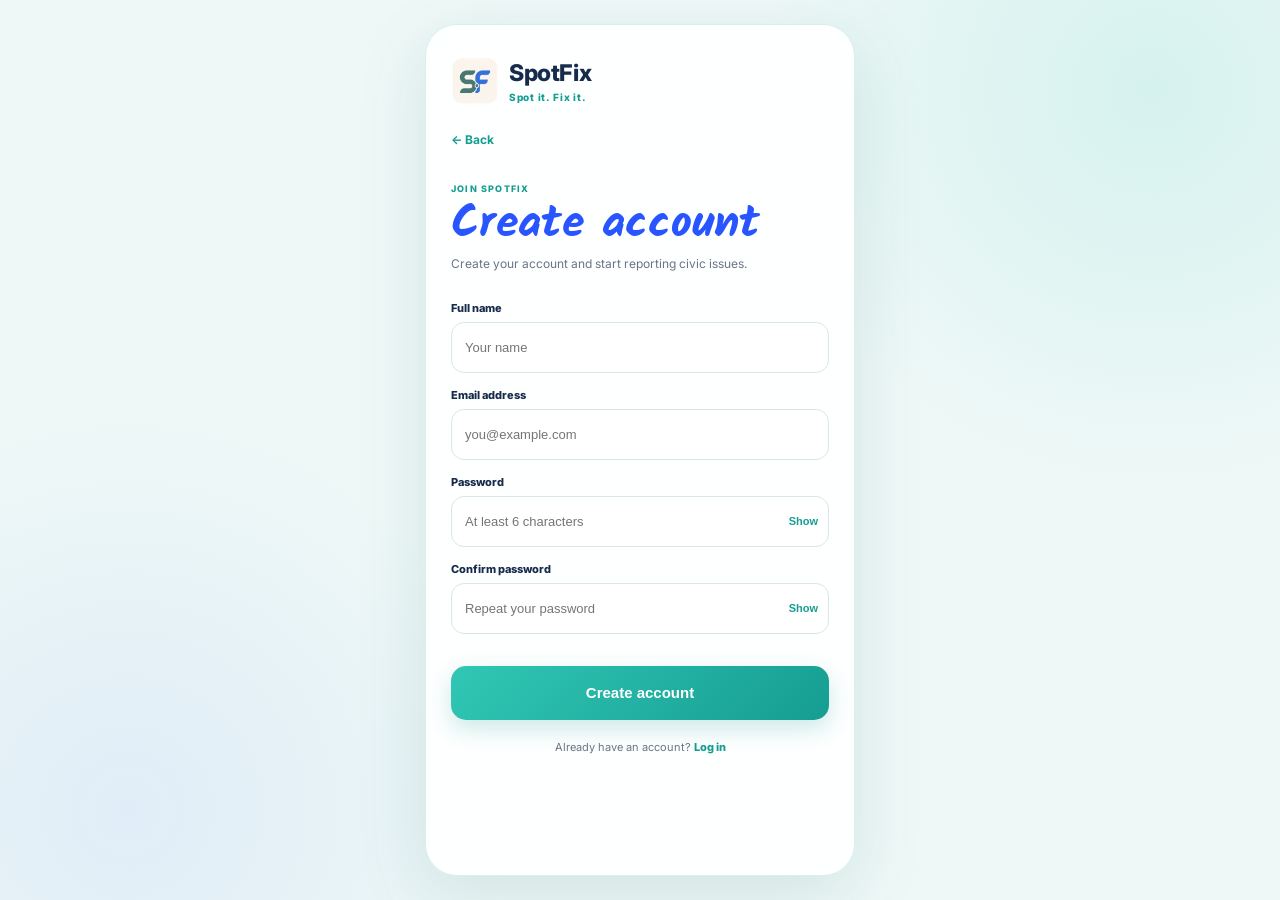
<file: signup.html>
<!DOCTYPE html>
<html lang="en">
<head>
    <meta charset="UTF-8">
    <meta name="viewport" content="width=device-width, initial-scale=1.0">

    <title>Create Account — SpotFix</title>

    <link rel="preconnect" href="https://fonts.googleapis.com">
    <link rel="preconnect" href="https://fonts.gstatic.com" crossorigin>

    <link
        href="https://fonts.googleapis.com/css2?family=Inter:wght@400;500;600;700;800&family=Kalam:wght@400;700&display=swap"
        rel="stylesheet"
    >

    <link rel="stylesheet" href="auth.css">
</head>

<body>

<main class="auth-app auth-form-app">

    <!-- BRAND -->

    <header class="brand">

        <img
            src="spotfix-logo.png"
            alt="SpotFix logo"
            class="brand-logo"
        >

        <div>

            <div class="brand-name">
                SpotFix
            </div>

            <div class="brand-tagline">
                Spot it. Fix it.
            </div>

        </div>

    </header>


    <!-- BACK -->

    <a href="index.html" class="back-link">
        ← Back
    </a>


    <!-- SIGNUP -->

    <section class="form-section">

        <p class="small-label">
            JOIN SPOTFIX
        </p>

        <h1>
            Create account
        </h1>

        <p class="form-subtitle">
            Create your account and start reporting civic issues.
        </p>


        <form id="signupForm">

            <!-- NAME -->

            <label for="name">
                Full name
            </label>

            <input
                type="text"
                id="name"
                placeholder="Your name"
                autocomplete="name"
                required
            >


            <!-- EMAIL -->

            <label for="email">
                Email address
            </label>

            <input
                type="email"
                id="email"
                placeholder="you@example.com"
                autocomplete="email"
                required
            >


            <!-- PASSWORD -->

            <label for="password">
                Password
            </label>

            <div class="password-field">

                <input
                    type="password"
                    id="password"
                    placeholder="At least 6 characters"
                    autocomplete="new-password"
                    minlength="6"
                    required
                >

                <button
                    type="button"
                    class="show-password"
                    data-target="password"
                >
                    Show
                </button>

            </div>


            <!-- CONFIRM PASSWORD -->

            <label for="confirmPassword">
                Confirm password
            </label>

            <div class="password-field">

                <input
                    type="password"
                    id="confirmPassword"
                    placeholder="Repeat your password"
                    autocomplete="new-password"
                    minlength="6"
                    required
                >

                <button
                    type="button"
                    class="show-password"
                    data-target="confirmPassword"
                >
                    Show
                </button>

            </div>


            <!-- MESSAGE -->

            <p
                id="message"
                class="form-message"
                aria-live="polite"
            ></p>


            <!-- SUBMIT -->

            <button
                type="submit"
                class="primary-btn form-button"
            >
                Create account
            </button>

        </form>


        <!-- SWITCH -->

        <p class="switch-text">

            Already have an account?

            <a href="login.html">
                Log in
            </a>

        </p>

    </section>

</main>


<script src="auth.js"></script>

</body>
</html>
</file>
<file: auth.css>
/* =========================================================
   SPOTFIX AUTH PAGES
========================================================= */

:root {
    --teal: #159d91;
    --teal-bright: #31c7b5;
    --blue: #2855ff;
    --ink: #172b4d;
    --muted: #697586;
    --line: #d9e7e7;
}

* {
    margin: 0;
    padding: 0;
    box-sizing: border-box;
}

body {
    min-height: 100vh;
    background:
        radial-gradient(circle at 90% 10%, rgba(49, 199, 181, 0.13), transparent 28%),
        radial-gradient(circle at 10% 90%, rgba(40, 85, 255, 0.07), transparent 28%),
        #eef8f7;
    font-family: "Inter", sans-serif;
    color: var(--ink);
}

a {
    text-decoration: none;
}

.auth-app {
    width: 100%;
    max-width: 430px;
    min-height: 100vh;
    margin: 0 auto;
    padding: 32px 25px 25px;
    background: rgba(255, 255, 255, 0.96);
    position: relative;
}

.brand {
    display: flex;
    align-items: center;
    gap: 10px;
}

.brand-logo {
    width: 48px;
    height: 48px;
    border-radius: 14px;
    object-fit: cover;
    background: #fbf4ea;
}

.brand-name {
    font-size: 23px;
    font-weight: 800;
    letter-spacing: -0.4px;
}

.brand-tagline {
    margin-top: 4px;
    color: var(--teal);
    font-size: 10px;
    font-weight: 800;
    letter-spacing: 0.7px;
}

.welcome-section {
    text-align: center;
    margin-top: 70px;
}

.small-label {
    color: var(--teal);
    font-size: 9px;
    font-weight: 800;
    letter-spacing: 1.2px;
}

.welcome-section h1,
.form-section h1 {
    margin-top: 8px;
    font-family: "Kalam", cursive;
    color: var(--blue);
    font-size: 46px;
    line-height: 1.02;
}

.welcome-copy {
    max-width: 300px;
    margin: 18px auto 0;
    color: var(--muted);
    font-size: 13px;
    line-height: 1.65;
}

.welcome-features {
    display: flex;
    flex-wrap: wrap;
    justify-content: center;
    gap: 8px;
    margin-top: 25px;
}

.welcome-features div {
    padding: 8px 10px;
    border: 1px solid #d5eeeb;
    border-radius: 999px;
    background: #f4fbfa;
    color: var(--ink);
    font-size: 10px;
    font-weight: 600;
}

.auth-buttons {
    display: flex;
    flex-direction: column;
    gap: 12px;
    margin-top: 38px;
}

.primary-btn,
.secondary-btn {
    width: 100%;
    min-height: 54px;
    border-radius: 15px;
    display: grid;
    place-items: center;
    font-size: 15px;
    font-weight: 800;
    transition: 0.2s ease;
}

.primary-btn {
    color: white;
    background: linear-gradient(135deg, var(--teal-bright), var(--teal));
    box-shadow: 0 9px 23px rgba(21, 157, 145, 0.22);
}

.secondary-btn {
    color: var(--teal);
    background: white;
    border: 2px solid #bde8e3;
}

.primary-btn:hover,
.secondary-btn:hover {
    transform: translateY(-2px);
}

.welcome-footer {
    position: absolute;
    left: 25px;
    right: 25px;
    bottom: 27px;
    text-align: center;
    color: #a0adb4;
    font-size: 9px;
    letter-spacing: 1px;
}

.auth-form-app {
    min-height: 100vh;
}

.back-link {
    display: inline-block;
    margin-top: 27px;
    color: var(--teal);
    font-size: 12px;
    font-weight: 700;
}

.form-section {
    margin-top: 35px;
}

.form-subtitle {
    margin-top: 6px;
    color: var(--muted);
    font-size: 12px;
    line-height: 1.5;
}

.form-section form {
    margin-top: 28px;
}

.form-section label {
    display: block;
    margin: 15px 0 7px;
    color: var(--ink);
    font-size: 11px;
    font-weight: 800;
}

.form-section input {
    width: 100%;
    height: 51px;
    padding: 0 13px;
    border: 1.5px solid var(--line);
    border-radius: 13px;
    background: white;
    color: var(--ink);
    font-size: 13px;
    outline: none;
}

.form-section input:focus {
    border-color: var(--teal-bright);
    box-shadow: 0 0 0 4px rgba(49, 199, 181, 0.1);
}

.password-field {
    position: relative;
}

.password-field input {
    padding-right: 68px;
}

.show-password {
    position: absolute;
    right: 11px;
    top: 50%;
    transform: translateY(-50%);
    border: 0;
    background: transparent;
    color: var(--teal);
    font-size: 11px;
    font-weight: 800;
}

.form-options {
    display: flex;
    align-items: center;
    justify-content: space-between;
    gap: 10px;
    margin-top: 12px;
}

.remember-row {
    display: flex !important;
    align-items: center;
    gap: 6px;
    margin: 0 !important;
    color: var(--muted) !important;
    font-size: 10px !important;
    font-weight: 500 !important;
}

.remember-row input {
    width: auto;
    height: auto;
    accent-color: var(--teal);
}

.text-button {
    border: 0;
    background: transparent;
    color: var(--teal);
    font-size: 10px;
    font-weight: 800;
    cursor: pointer;
}

.form-message {
    min-height: 18px;
    margin-top: 10px;
    color: #d95353;
    text-align: center;
    font-size: 10px;
}

.form-message.success {
    color: var(--teal);
}

.form-button {
    border: 0;
    cursor: pointer;
    margin-top: 4px;
}

.switch-text {
    margin-top: 20px;
    text-align: center;
    color: var(--muted);
    font-size: 11px;
}

.switch-text a {
    color: var(--teal);
    font-weight: 800;
}

@media (min-width: 600px) {
    body {
        padding: 24px 0;
    }

    .auth-app {
        min-height: calc(100vh - 48px);
        border-radius: 32px;
        border: 1px solid #d8efed;
        box-shadow: 0 20px 70px rgba(20, 100, 95, 0.13);
    }
}
</file>
<file: style.css>
* {
    margin: 0;
    padding: 0;
    box-sizing: border-box;
}

body {
    font-family: "Inter", sans-serif;
    background: #e9eef5;
    color: #101936;
}

button {
    font-family: inherit;
    border: none;
    cursor: pointer;
}


/* APP */

.app {
    width: 100%;
    max-width: 430px;
    min-height: 100vh;
    margin: auto;
    background: #f8fafc;
    position: relative;
    padding-bottom: 90px;
}


/* HEADER */

.header {
    height: 90px;
    display: flex;
    align-items: center;
    justify-content: space-between;
    padding: 20px 22px 5px;
    background: white;
}

.logo {
    display: flex;
    align-items: center;
    gap: 9px;
    font-size: 25px;
    font-weight: 800;
}

.logo b {
    color: #1260e8;
}

.logo-pin {
    width: 45px;
    height: 45px;
    border-radius: 50% 50% 50% 0;
    transform: rotate(-45deg);
    background: #1260e8;
    color: white;
    display: flex;
    justify-content: center;
    align-items: center;
    font-size: 20px;
}

.logo-pin::after {
    content: "";
    width: 18px;
    height: 18px;
    background: white;
    border-radius: 50%;
    position: absolute;
}

.icon-button {
    background: transparent;
    font-size: 31px;
    color: #101936;
}

.menu-button {
    font-size: 30px;
}

.notification {
    position: relative;
}

.notification span {
    position: absolute;
    top: -5px;
    right: -6px;

    background: #f01e2c;
    color: white;

    width: 24px;
    height: 24px;

    border-radius: 50%;

    display: flex;
    align-items: center;
    justify-content: center;

    font-size: 13px;
    font-weight: 700;
}


/* GREETING */

.greeting {
    background: white;
    padding: 10px 25px 22px;
}

.greeting h1 {
    font-size: 27px;
    margin-bottom: 5px;
}

.greeting p {
    color: #667085;
    font-size: 16px;
}


/* MAP */

.map-container {
    margin: 0 18px;
    height: 355px;
    border-radius: 24px;
    overflow: hidden;
    position: relative;

    box-shadow:
        0 7px 25px rgba(0, 0, 0, 0.12);
}

#map {
    height: 100%;
    width: 100%;
}

.location-button {
    position: absolute;
    z-index: 999;
    right: 15px;
    top: 15px;

    width: 55px;
    height: 55px;

    background: white;
    border-radius: 17px;

    color: #075ce5;
    font-size: 35px;

    box-shadow: 0 4px 15px rgba(0,0,0,.15);
}


/* REPORT */

.report-button {
    margin: 20px 18px;

    width: calc(100% - 36px);
    height: 100px;

    border-radius: 23px;

    background: linear-gradient(
        110deg,
        #1463ed,
        #0754db
    );

    color: white;

    display: flex;
    align-items: center;

    padding: 15px 20px;

    box-shadow: 0 8px 20px rgba(0, 93, 230, .25);

    text-align: left;
}

.plus {
    width: 56px;
    height: 56px;

    border-radius: 50%;

    background: white;
    color: #1260e8;

    display: flex;
    justify-content: center;
    align-items: center;

    font-size: 35px;
}

.report-text {
    margin-left: 18px;
    flex: 1;
}

.report-text strong {
    display: block;
    font-size: 22px;
}

.report-text small {
    font-size: 15px;
}

.arrow {
    width: 55px;
    height: 55px;

    border-radius: 50%;

    background: rgba(0,0,0,.1);

    display: flex;
    justify-content: center;
    align-items: center;

    font-size: 35px;
}


/* SECTION */

.section {
    padding: 5px 18px;
}

.section-header {
    display: flex;
    justify-content: space-between;
    align-items: center;

    margin: 10px 2px 15px;
}

.section-header h2 {
    font-size: 20px;
}

.section-header button {
    background: transparent;
    color: #075ee9;
    font-size: 15px;
    font-weight: 600;
}


/* CATEGORIES */

.categories {
    display: grid;
    grid-template-columns: repeat(4, 1fr);
    gap: 10px;
}

.category {
    height: 130px;

    background: white;

    border-radius: 18px;

    display: flex;
    flex-direction: column;

    justify-content: center;
    align-items: center;

    gap: 10px;

    box-shadow: 0 5px 16px rgba(0,0,0,.07);

    font-size: 14px;
    font-weight: 700;

    color: #101936;
}

.category-icon {
    width: 58px;
    height: 58px;

    border-radius: 50%;

    display: flex;
    justify-content: center;
    align-items: center;

    font-size: 27px;
}

.pothole {
    background: #ffdce0;
    color: #ef233c;
}

.garbage {
    background: #fff0cf;
    color: #ff8700;
}

.streetlight {
    background: #d8f6e1;
    color: #0a9f42;
}

.other {
    background: #eadcff;
    color: #7335d4;
}


/* RADIUS */

.radius-section {
    margin: 18px;

    background: white;

    padding: 17px;

    border-radius: 15px;

    display: flex;
    align-items: center;
    justify-content: space-between;

    box-shadow: 0 4px 12px rgba(0,0,0,.06);
}

.radius-section label {
    font-weight: 600;
}

.radius-section select {
    border: 1px solid #ddd;

    padding: 10px;

    border-radius: 10px;

    background: white;
}


/* ISSUES */

.issues {
    display: flex;
    flex-direction: column;
    gap: 12px;
}

.issue-card {
    background: white;

    min-height: 108px;

    border-radius: 18px;

    display: flex;
    align-items: center;

    padding: 10px;

    box-shadow: 0 4px 14px rgba(0,0,0,.07);
}

.issue-card img {
    width: 125px;
    height: 85px;

    object-fit: cover;

    border-radius: 15px;
}

.issue-info {
    flex: 1;
    padding: 0 12px;
}

.issue-title {
    font-size: 16px;
    font-weight: 700;

    margin-bottom: 12px;
}

.issue-meta {
    color: #6b7280;
    font-size: 13px;
}

.issue-right {
    height: 85px;

    display: flex;
    flex-direction: column;

    justify-content: space-between;
    align-items: flex-end;
}

.status {
    padding: 6px 11px;

    border-radius: 20px;

    font-size: 12px;
    font-weight: 600;
}

.pending {
    background: #ffe1e1;
    color: #ed1c24;
}

.progress {
    background: #fff0d3;
    color: #e77a00;
}

.resolved {
    background: #d9f8df;
    color: #099b35;
}

.issue-right small {
    color: #667085;
}


/* BOTTOM NAV */

.bottom-nav {
    position: fixed;

    bottom: 0;

    width: 100%;
    max-width: 430px;

    height: 85px;

    background: rgba(255,255,255,.96);

    border-top: 1px solid #e7e7e7;

    display: flex;

    justify-content: space-around;
    align-items: center;

    z-index: 1000;
}

.nav-item {
    background: transparent;

    display: flex;
    flex-direction: column;

    align-items: center;

    gap: 4px;

    color: #747b8c;

    font-size: 12px;
}

.nav-icon {
    font-size: 28px;
}

.nav-item.active {
    color: #075ee9;
    font-weight: 700;
}


/* MODAL */

.modal {
    position: fixed;

    inset: 0;

    background: rgba(0,0,0,.45);

    display: none;

    align-items: flex-end;

    justify-content: center;

    z-index: 2000;
}

.modal.show {
    display: flex;
}

.modal-content {
    width: 100%;
    max-width: 430px;

    background: white;

    border-radius: 28px 28px 0 0;

    padding: 28px 22px;

    position: relative;
}

.modal-content h2 {
    font-size: 25px;
    margin-bottom: 5px;
}

.modal-content p {
    color: #667085;
    margin-bottom: 25px;
}

.modal-content label {
    display: block;

    margin-top: 15px;
    margin-bottom: 7px;

    font-weight: 600;
}

.modal-content select,
.modal-content textarea {
    width: 100%;

    border: 1px solid #ddd;

    border-radius: 12px;

    padding: 13px;

    font-family: inherit;

    font-size: 15px;
}

.modal-content textarea {
    height: 90px;
    resize: none;
}

.close-button {
    position: absolute;

    top: 20px;
    right: 20px;

    background: #f0f2f5;

    width: 38px;
    height: 38px;

    border-radius: 50%;

    font-size: 24px;
}

.location-input {
    width: 100%;

    padding: 14px;

    border-radius: 12px;

    background: #edf4ff;

    color: #075ee9;

    font-weight: 600;

    margin-top: 5px;
}

.submit-button {
    width: 100%;

    margin-top: 20px;

    padding: 16px;

    border-radius: 14px;

    background: #075ee9;

    color: white;

    font-size: 17px;

    font-weight: 700;
}


/* MOBILE */

@media (min-width: 600px) {

    body {
        padding: 30px 0;
    }

    .app {
        border-radius: 30px;
        overflow: hidden;

        box-shadow: 0 10px 40px rgba(0,0,0,.15);
    }

    .bottom-nav {
        bottom: 30px;
        border-radius: 0 0 30px 30px;
    }
}
</file>
